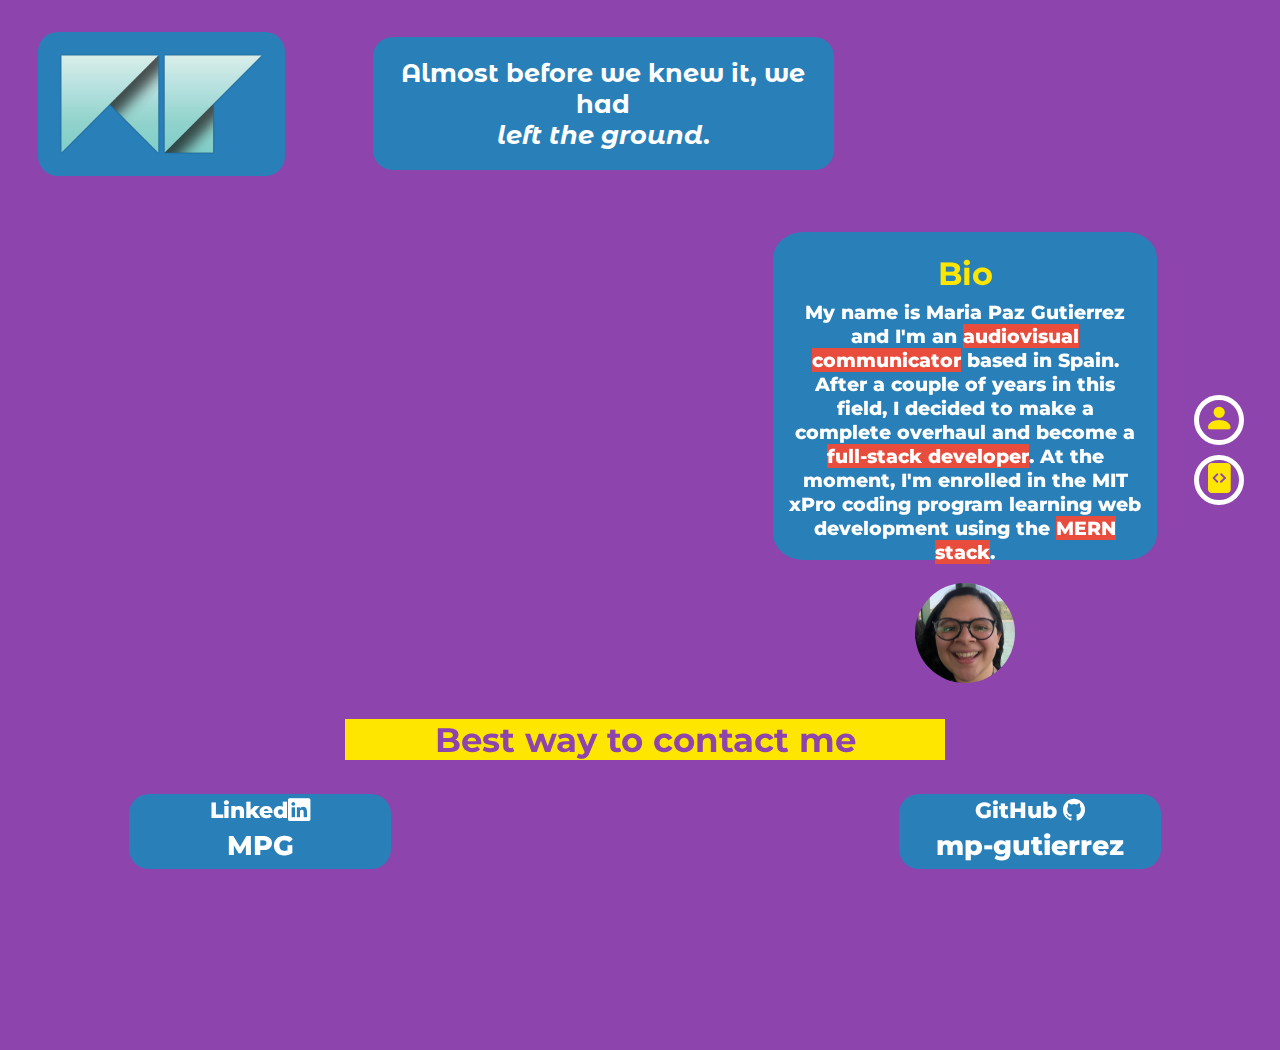
<file: index.html>
<!DOCTYPE html>
<html lang="en">
<head>
    <meta charset="UTF-8">
    <meta name="viewport" content="width=device-width, initial-scale=1.0">
    <title>MP's portfolio</title>
    <link rel="stylesheet" href="styles.css">
    <link rel="stylesheet" href="https://cdn.jsdelivr.net/npm/bootstrap-icons@1.8.1/font/bootstrap-icons.css">
    <link rel="preconnect" href="https://fonts.googleapis.com">
    <link rel="preconnect" href="https://fonts.gstatic.com" crossorigin>
    <link href="https://fonts.googleapis.com/css2?family=Montserrat+Alternates:wght@600&display=swap" rel="stylesheet">
    <link href="https://fonts.googleapis.com/css2?family=Montserrat:wght@500&display=swap" rel="stylesheet">
    <link href="https://fonts.googleapis.com/css2?family=Montserrat+Alternates:ital,wght@1,600&display=swap" rel="stylesheet">
    
</head>

<body>
    <div class="grid">
        <nav>
            <a title="About me" href="index.html"><i class="bi bi-person-fill icon-nav"></i></a>
            <a title="Projects" href="projects.html"><i class="bi bi-file-code-fill icon-nav"></i></a>
        </nav>
        <header>
            <img src="./images/mp-logo-trans-med.png" id="logo" style="height: 50%;">
            <div class="phrase-container">
                <h4>Almost before we knew it, we had <br> <em> left the ground</em>.</h4>
            </div>
        </header>
        <main>
            <div class="vid-container">
                <iframe src="https://www.youtube.com/embed/l5EZtq2y2LA" title="YouTube video player" frameborder="0" allow="accelerometer; autoplay; clipboard-write; encrypted-media; gyroscope; picture-in-picture" allowfullscreen></iframe>
            </div>
        </main>
        <div class="text">
            <h1 class="titles">Bio</h1>
            <div  class="p-container"><p>My name is Maria Paz Gutierrez and I'm an <span class="highlight">audiovisual communicator</span> based in Spain. After a couple of years in this field, I decided to make a complete overhaul and become a <span class="highlight">full-stack developer</span>. At the moment, I'm enrolled in the MIT xPro coding program learning web development using the <span class="highlight">MERN stack</span>.</p></div>
            <div id="circle"></div>
        </div>
        <footer>
            <div class="footer-title" style="position: top;">
                <h3>Best way to contact me</h3>
            </div>
            <div class="link" style="float: left;">
                Linked<i class="bi bi-linkedin"></i>
                <a href="https://www.linkedin.com/in/maria-paz-gutierrez/"><p class="footer-content">MPG</p></a>
            </div>
            <div class="link" style="float: right;">
                GitHub <i class="bi bi-github"></i>
                <a href="https://github.com/mp-gutierrez"><p class="footer-content">mp-gutierrez</p></a>
            </div>
        </footer>
    </div>
</body>

</html>
</file>
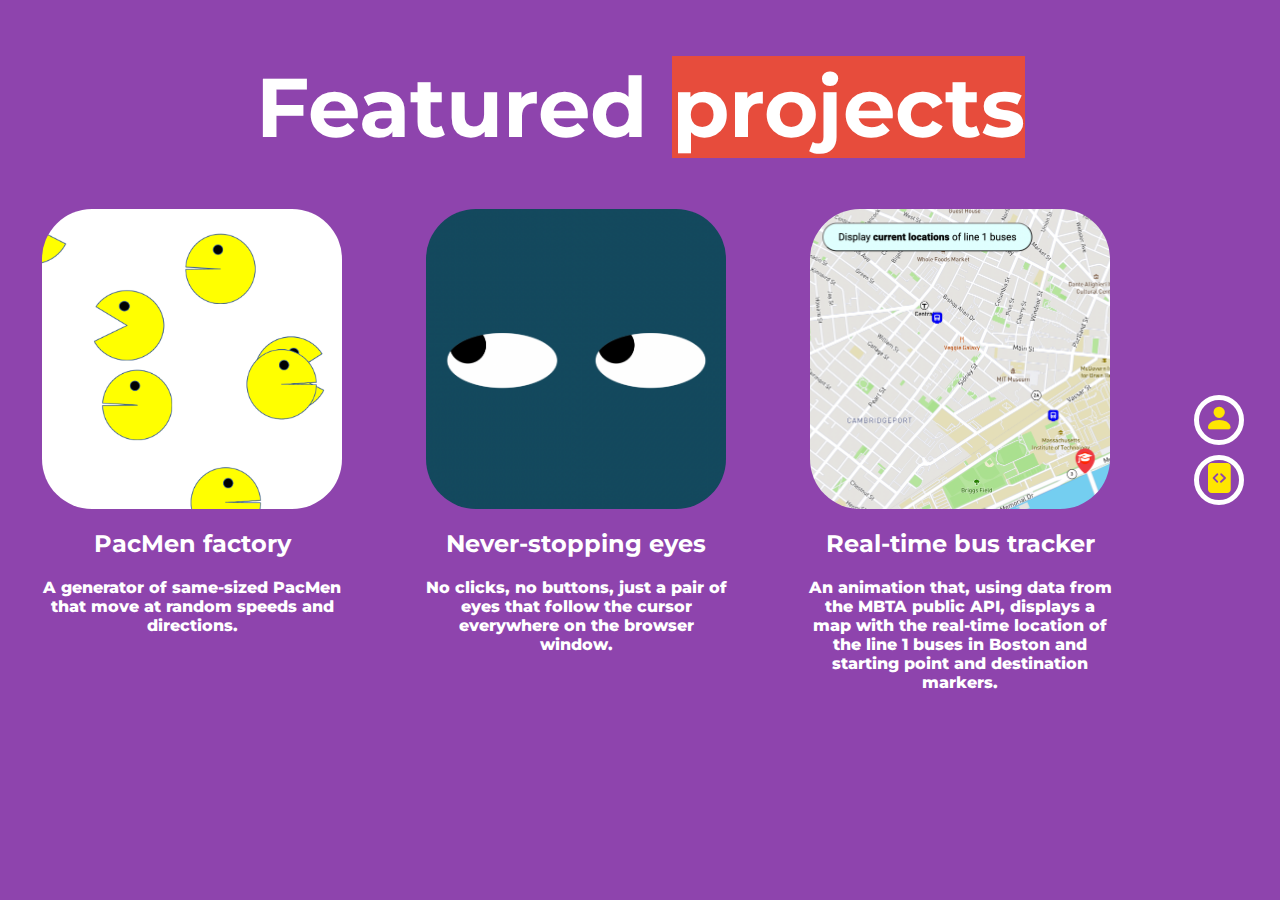
<file: projects.html>
<!DOCTYPE html>
<html lang="en">
<head>
    <meta charset="UTF-8">
    <meta name="viewport" content="width=device-width, initial-scale=1.0">
    <title>MP's Projects</title>
    <link rel="stylesheet" href="styles.css">
    <link rel="stylesheet" href="https://cdn.jsdelivr.net/npm/bootstrap-icons@1.8.1/font/bootstrap-icons.css">
    <link rel="preconnect" href="https://fonts.googleapis.com">
    <link rel="preconnect" href="https://fonts.gstatic.com" crossorigin>
    <link href="https://fonts.googleapis.com/css2?family=Montserrat+Alternates:wght@600&display=swap" rel="stylesheet">
    <link rel="preconnect" href="https://fonts.googleapis.com">
    <link rel="preconnect" href="https://fonts.gstatic.com" crossorigin>
    <link href="https://fonts.googleapis.com/css2?family=Montserrat:wght@500&display=swap" rel="stylesheet">
</head>
<body>
    <div class="grid-prj">
        <nav>
            <a title="About me" href="index.html"><i class="bi bi-person-fill icon-nav"></i></a>
            <a title="Projects" href="projects.html"><i class="bi bi-file-code-fill icon-nav"></i></a>
        </nav>
        <div class="projects">
            <h1>Featured <span class="highlight">projects</span></h1>
        </div>
        <div class="elm1"><a href="https://github.com/mp-gutierrez/pacmen-exercise">
            <div class="pacmen-img"></div>
            <h2>PacMen factory</a></h2>
            <p class="elm-description">A generator of same-sized PacMen that move at random speeds and directions.</a></p>
        </div>
        <div class="elm2"><a href="https://github.com/mp-gutierrez/eyes-exercise">
            <div class="eyes-img"></div>
            <h2>Never-stopping eyes</a></h2>
            <p class="elm-description">No clicks, no buttons, just a pair of eyes that follow the cursor everywhere on the browser window.</p>
        </div>
        <div class="elm3"><a href="https://github.com/mp-gutierrez/realtime_busTracker">
            <div class="bus-img"></div>
            <h2>Real-time bus tracker</a></h2>
            <p class="elm-description">An animation that, using data from the MBTA public API, displays a map with the real-time location of the line 1 buses in Boston and starting point and destination markers.</p>
        </div>
    </div>
    
</body>
</html>
</file>
<file: styles.css>
html {
    scroll-behavior: smooth;
}

body {
    font-family: 'Montserrat', sans-serif;
    margin: 0;
    color: #fff;
    font-weight: 800;
    height: 80%;
    background-color: #8e44ad;
}

nav {
    position: fixed;
    top: 50%;
    right: 0;
    transform: translateY(-50%);
    grid-area: nav;
    margin: 0 2% 0 6%;
    color: #e74c3c;
}

nav a {
    border: 5px solid #fff;
    border-radius: 50%;
    display: block;
    margin: 10px;
    height: 40px;
    width: 40px;
    color: rgb(255, 230, 0);
}

.icon-nav {
    text-align: center;
    font-size: 30px;
    padding: 0 0 0 5px;
    margin: 0 20px 0 0;
}

.zoom {
    transition: transform .2s; /* Animation */
}
  
.zoom:hover {
    transform: scale(1.5); /* (150% zoom - Note: if the zoom is too large, it will go outside of the viewport) */
}

.grid {
    display: grid;
    grid-template-areas: 
    'header content content'
    'main text  nav'
    'footer  footer footer';
    grid-template-columns: 60% 30% 10%;
    grid-template-rows: 20% 45% 35%;
    gap: 5px;
}

header {
    grid-area: header;
    display: flex;
    justify-content: center;
    align-items: center;
}

footer {
    grid-area: footer;
}

main {
    grid-area: main;
    height: 90%;
}

.text {
    grid-area: text;
    background-color: #2980b9;
    border-radius: 8%;
    height: 70%;
    margin-top: 5%;
}

#circle{
    background: url("./images/0209.jpg");
    background-repeat: no-repeat;
    background-size: 100% 110%;
    background-position: center;
    border-radius: 50%;
    height: 100px;
    width: 100px;
    margin: auto;
}

#logo {
    background-color: #2980b9;
    border-radius: 20px;
    padding: 20px;
    height: 55%;
    margin: 0 0 0 5%;
}

.vid-container {
    width: 70%;
    height: 80%;
    margin: 2% auto 0 auto;
}

.p-container {
    padding: 0 4% 0 4%;
    font-size: 1.2em;
    text-align: center;
    margin: 0;
}

iframe {
    width: 100%;
    height: 100%;
}

.titles {
    color: rgb(255, 230, 0);
    font-size: 2em;
    margin-bottom: 0;
    text-align: center;
}

.highlight {
    background-color: #e74c3c;  
}

.titles-projects {
    color: #e74c3c;
}


.phrase-container {
    margin: auto;
    width: 40%;
    font-size: 1.6em;
    font-family: 'Montserrat Alternates', sans-serif;
}

h4 { /*phrase*/
    width: 150%;
    text-align: center;
    margin: auto;
    padding: 20px 0;
    background-color: #2980b9;
    border-radius: 20px;
}

a {
    text-decoration: none;
    color: #fff;
}

a:visited {
    text-decoration: none;
    color: rgb(255, 230, 0);
  }

  .footer-title {
    background-color: rgb(255, 230, 0);
    color: #8e44ad;
    font-size: 1.8em;
    width: 600px;
    margin: 0 auto 0 auto;
    text-align: center;    
}

p {
    font-size: 1em;
    margin-top: 2%;
}

.link {
    text-align: center;
    height: auto;
    width: 20%;
    margin: 0 10% 0 10%;
    background-color: #2980b9;
    border-radius: 20px;
    font-size: 1.4em;
    padding: 2px;
}

.footer-content {
    font-size: 1.2em;
    margin: 2% auto 2% auto;
}

.grid-prj {
    display: grid;
    grid-template-areas: 
    'projects projects projects projects'
    'elm1      elm2      elm3     nav';
    grid-template-columns: 30% 30% 30% 10%;
    grid-template-rows: 30% 70%;
    text-align: center;
}

.projects {
    grid-area: projects;
    text-align: center;
    font-size: 2.6em;
}

.elm1 {
    grid-area: elm1;
}

.elm2 {
    grid-area: elm2;
}

.elm3 {
    grid-area: elm3;
}

h2 {
    color: rgb(255, 230, 0);
}

.pacmen-img {
    background: url("./images/pacmen-sq.png");
    background-repeat: no-repeat;
    background-size: 105%;
    background-position: center;
    height: 300px;
    width: 300px;
    margin: auto;
    border-radius: 50px;
}

.eyes-img {
    background: url("./images/eyes-sq.png");
    background-repeat: no-repeat;
    background-size: 105%;
    background-position: center;
    height: 300px;
    width: 300px;
    margin: auto;
    border-radius: 50px;
}

.bus-img {
    background: url("./images/bustrckr-sq.png");
    background-repeat: no-repeat;
    background-size: 105%;
    background-position: center;
    height: 300px;
    width: 300px;
    margin: auto;
    border-radius: 50px;
}

.elm-description {
    width: 80%;
    margin: auto;
}
</file>
